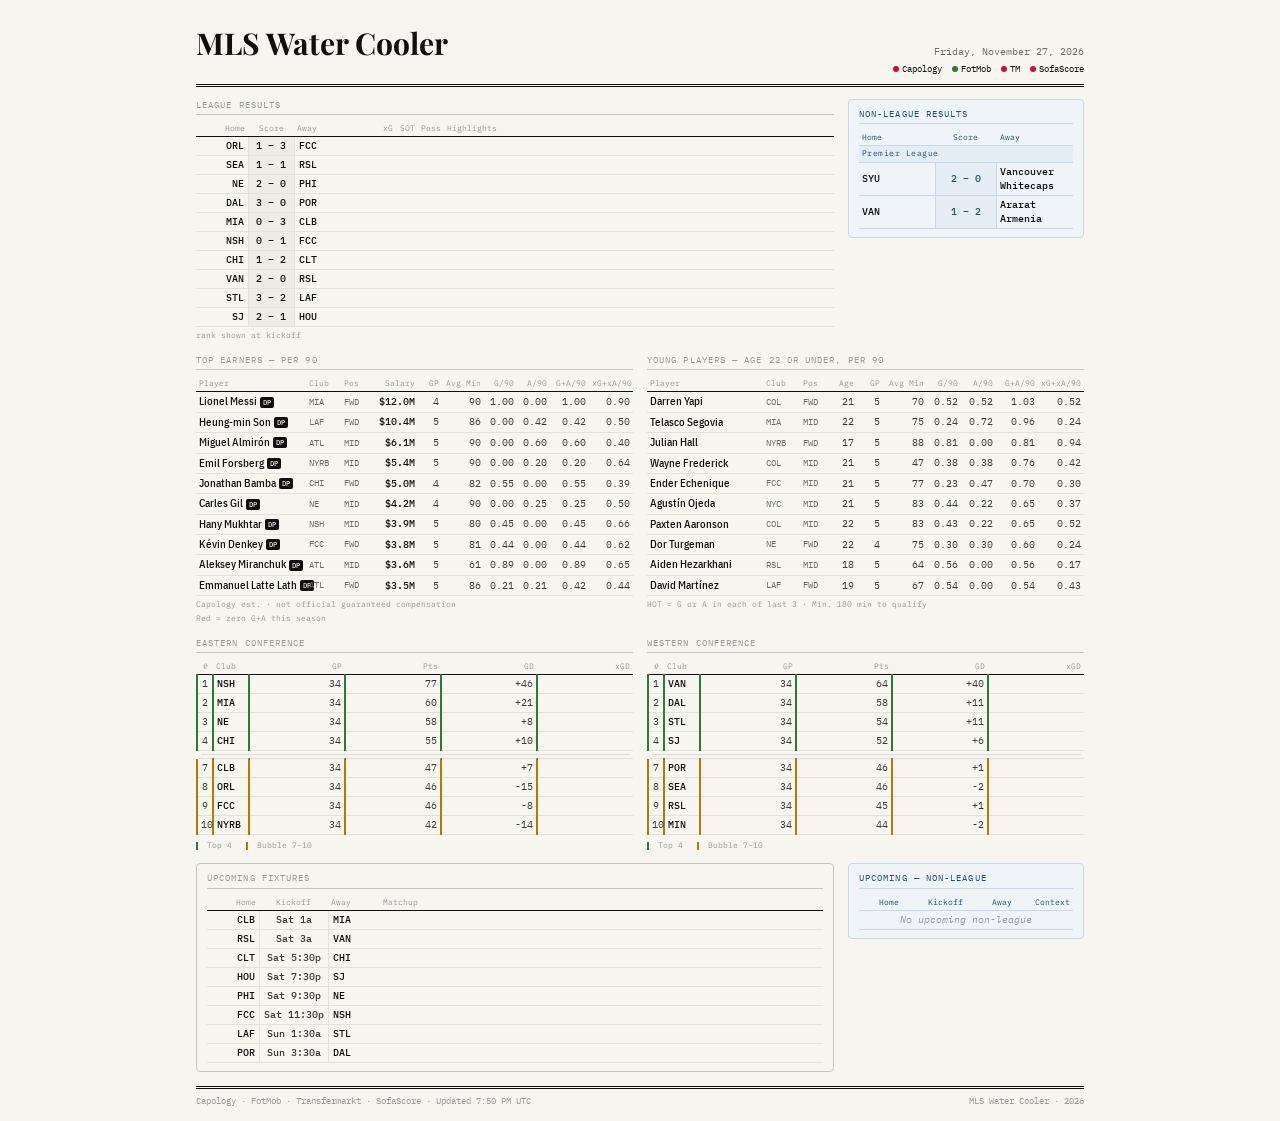
<file: site/index.html>
<!DOCTYPE html>
<html lang="en">
<head>
  <meta charset="UTF-8">
  <meta name="viewport" content="width=device-width, initial-scale=1.0">
  <title>MLS Water Cooler</title>
  <link rel="stylesheet" href="style.css">
</head>
<body>
  <a class="skip-link" href="#main">Skip to content</a>

  <div class="wrap" id="main">

    <!-- Masthead -->
    <header class="masthead">
      <div class="mast-inner">
        <div class="site-name">MLS Water Cooler</div>
        <div>
          <span class="mast-date" id="mast-date"></span>
          <div class="dots" id="source-dots" role="status"></div>
        </div>
      </div>
    </header>

    <!-- ══ BAND 1: League results | Non-league results ══ -->
    <section class="band1" aria-label="Match results">
      <div>
        <div class="sec-label" id="league-label">League results</div>
        <table class="rt">
          <thead><tr>
            <th scope="col" style="text-align:right;width:18px"></th>
            <th scope="col" style="text-align:right;width:34px">Home</th>
            <th scope="col" style="text-align:center;width:46px">Score</th>
            <th scope="col" style="text-align:left;width:34px">Away</th>
            <th scope="col" style="text-align:left;width:18px"></th>
            <th scope="col" style="text-align:right;width:50px">xG</th>
            <th scope="col" style="text-align:right;width:22px">SOT</th>
            <th scope="col" style="text-align:right;width:26px">Poss</th>
            <th scope="col" style="text-align:left">Highlights</th>
          </tr></thead>
          <tbody id="league-results-body"></tbody>
        </table>
        <div class="note">rank shown at kickoff</div>
      </div>

      <div class="nl-wrap">
        <div class="sec-label-nl">Non-League results</div>
        <table class="nl">
          <thead><tr>
            <th scope="col" style="width:35%">Home</th>
            <th scope="col" class="c" style="width:28%">Score</th>
            <th scope="col" style="width:35%">Away</th>
          </tr></thead>
          <tbody id="non-league-results-body"></tbody>
        </table>
      </div>
    </section>

    <!-- ══ BAND 2: Top earners | Young players ══ -->
    <section class="band2" aria-label="Player performance">
      <div>
        <div class="sec-label">Top earners — per 90</div>
        <table class="pt">
          <thead><tr>
            <th scope="col" class="tl" style="width:100px">Player</th>
            <th scope="col" class="tl" style="width:32px">Club</th>
            <th scope="col" class="tl" style="width:28px">Pos</th>
            <th scope="col" style="width:42px">Salary</th>
            <th scope="col" style="width:22px">GP</th>
            <th scope="col" style="width:38px">Avg Min</th>
            <th scope="col" style="width:30px">G/90</th>
            <th scope="col" style="width:30px">A/90</th>
            <th scope="col" style="width:36px">G+A/90</th>
            <th scope="col" style="width:40px">xG+xA/90</th>
          </tr></thead>
          <tbody id="top-earners-body"></tbody>
        </table>
        <div class="note">Capology est. &middot; not official guaranteed compensation</div>
        <div class="note">Red = zero G+A this season</div>
      </div>

      <div>
        <div class="sec-label">Young players — age 22 or under, per 90</div>
        <table class="pt">
          <thead><tr>
            <th scope="col" class="tl" style="width:100px">Player</th>
            <th scope="col" class="tl" style="width:32px">Club</th>
            <th scope="col" class="tl" style="width:28px">Pos</th>
            <th scope="col" style="width:22px">Age</th>
            <th scope="col" style="width:22px">GP</th>
            <th scope="col" style="width:38px">Avg Min</th>
            <th scope="col" style="width:30px">G/90</th>
            <th scope="col" style="width:30px">A/90</th>
            <th scope="col" style="width:36px">G+A/90</th>
            <th scope="col" style="width:40px">xG+xA/90</th>
          </tr></thead>
          <tbody id="young-players-body"></tbody>
        </table>
        <div class="note">HOT = G or A in each of last 3 · Min. 180 min to qualify</div>
      </div>
    </section>

    <!-- ══ BAND 3: Standings E | W ══ -->
    <section class="band3" aria-label="Conference standings">
      <div>
        <div class="sec-label">Eastern Conference</div>
        <table class="st">
          <thead><tr>
            <th scope="col">#</th>
            <th scope="col">Club</th>
            <th scope="col">GP</th>
            <th scope="col">Pts</th>
            <th scope="col">GD</th>
            <th scope="col">xGD</th>
          </tr></thead>
          <tbody id="standings-east-body"></tbody>
        </table>
        <div class="leg">
          <span><span class="sw" style="border-left:2px solid var(--green);background:transparent"></span>Top 4</span>
          <span><span class="sw" style="border-left:2px solid var(--amber);background:transparent"></span>Bubble 7–10</span>
        </div>
      </div>

      <div>
        <div class="sec-label">Western Conference</div>
        <table class="st">
          <thead><tr>
            <th scope="col">#</th>
            <th scope="col">Club</th>
            <th scope="col">GP</th>
            <th scope="col">Pts</th>
            <th scope="col">GD</th>
            <th scope="col">xGD</th>
          </tr></thead>
          <tbody id="standings-west-body"></tbody>
        </table>
        <div class="leg">
          <span><span class="sw" style="border-left:2px solid var(--green);background:transparent"></span>Top 4</span>
          <span><span class="sw" style="border-left:2px solid var(--amber);background:transparent"></span>Bubble 7–10</span>
        </div>
      </div>
    </section>

    <!-- ══ BAND 4: Upcoming league | Non-league ══ -->
    <section class="band4" aria-label="Upcoming fixtures">
      <div class="up-wrap">
        <div class="sec-label" id="upcoming-label">Upcoming fixtures</div>
        <table class="ut">
          <thead><tr>
            <th scope="col" style="text-align:right;width:18px"></th>
            <th scope="col" style="text-align:right;width:34px">Home</th>
            <th scope="col" style="text-align:center;width:58px">Kickoff</th>
            <th scope="col" style="text-align:left;width:34px">Away</th>
            <th scope="col" style="text-align:left;width:18px"></th>
            <th scope="col" style="text-align:left">Matchup</th>
          </tr></thead>
          <tbody id="upcoming-league-body"></tbody>
        </table>
      </div>

      <div class="up-nl-wrap">
        <div class="sec-label-nl">Upcoming — Non-League</div>
        <table class="utnl">
          <thead><tr>
            <th scope="col" style="width:30%">Home</th>
            <th scope="col" style="text-align:center;width:26%">Kickoff</th>
            <th scope="col" style="width:30%">Away</th>
            <th scope="col">Context</th>
          </tr></thead>
          <tbody id="upcoming-non-league-body"></tbody>
        </table>
      </div>
    </section>

    <!-- Footer -->
    <footer class="footer">
      <span id="footer-sources">Capology · FotMob · Transfermarkt · SofaScore</span>
      <span>MLS Water Cooler · 2026</span>
    </footer>

  </div>

  <script src="app.js"></script>
</body>
</html>
</file>
<file: site/style.css>
@import url('https://fonts.googleapis.com/css2?family=IBM+Plex+Mono:wght@400;500&family=Playfair+Display:wght@700&family=IBM+Plex+Sans+Condensed:wght@400;500&display=swap');

*, *::before, *::after { box-sizing: border-box; margin: 0; padding: 0 }

:root {
  --ink:        #0f0f0f;
  --ink2:       #3a3a3a;
  --ink3:       #6b6b6b;
  --ink4:       #999;
  --paper:      #f7f5f0;
  --paper2:     #eeece7;
  --paper3:     #e4e1da;
  --rule:       #c8c5be;
  --red:        #C8102E;
  --red-light:  #fde8ec;
  --green:      #2a7a3b;
  --amber:      #b87800;
  --blue:       #1a4f8a;
  --blue-panel: #f0f4f9;
  --blue-rule:  #c8d8eb;
  --mono:       'IBM Plex Mono', monospace;
  --sans:       'IBM Plex Sans Condensed', sans-serif;
  --serif:      'Playfair Display', serif;
}

body {
  background: var(--paper);
  color: var(--ink);
  font-family: var(--sans);
  font-size: 13px;
  line-height: 1.4;
}

/* ── Skip link ─────────────────────────────────────────────── */
.skip-link {
  position: absolute;
  top: -40px;
  left: 0;
  background: var(--ink);
  color: var(--paper);
  padding: 4px 8px;
  font-family: var(--mono);
  font-size: 10px;
  z-index: 100;
  text-decoration: none;
}
.skip-link:focus { top: 0 }

/* ── Wrap ──────────────────────────────────────────────────── */
.wrap { max-width: 920px; margin: 0 auto; padding: 12px 16px }

/* ── Masthead ──────────────────────────────────────────────── */
.masthead { border-bottom: 3px double var(--ink); padding: 10px 0 8px }
.mast-inner { display: flex; align-items: baseline; justify-content: space-between }
.site-name { font-family: var(--serif); font-size: 30px; font-weight: 700; color: var(--ink) }
.mast-date { font-family: var(--mono); font-size: 10px; color: var(--ink3); display: block; margin-bottom: 4px; text-align: right }
.dots { display: flex; gap: 10px; justify-content: flex-end }
.dot { font-family: var(--mono); font-size: 9px; display: flex; align-items: center; gap: 3px }
.dot::before { content: ''; width: 6px; height: 6px; border-radius: 50%; display: inline-block }
.dot.ok::before { background: var(--green) }
.dot.err::before { background: var(--red) }

/* ── Section labels ────────────────────────────────────────── */
.sec-label {
  font-family: var(--mono); font-size: 9px; letter-spacing: .12em;
  color: var(--ink4); text-transform: uppercase;
  border-bottom: 1px solid var(--rule); padding-bottom: 3px; margin-bottom: 6px;
}
.sec-label-nl {
  font-family: var(--mono); font-size: 9px; letter-spacing: .12em;
  color: var(--blue); text-transform: uppercase;
  border-bottom: 1px solid var(--blue-rule); padding-bottom: 3px; margin-bottom: 6px;
}
.note { font-family: var(--mono); font-size: 8px; color: var(--ink4); margin-top: 3px }

/* ── Data unavailable placeholder ──────────────────────────── */
.data-unavailable {
  font-family: var(--mono); font-size: 10px; color: var(--ink4);
  padding: 12px; text-align: center; font-style: italic;
}

/* ══ BAND 1: League results | Non-league results ══ */
.band1 { display: grid; grid-template-columns: 1fr 236px; gap: 14px; margin-top: 12px; align-items: start }

.rt { width: 100%; border-collapse: collapse; font-family: var(--mono); font-size: 10px }
.rt th { font-size: 8px; color: var(--ink4); font-weight: 400; padding: 2px 3px; border-bottom: 1px solid var(--ink); white-space: nowrap }
.rt td { padding: 2px 3px; border-bottom: 0.5px solid var(--paper3); vertical-align: middle; font-size: 10px; color: var(--ink2); white-space: nowrap }
.rt td.hr { text-align: right; font-size: 8px; color: var(--ink4); width: 18px; padding-right: 1px }
.rt td.hm { text-align: right; font-weight: 500; color: var(--ink); width: 34px; padding-right: 4px }
.rt td.sc { text-align: center; font-weight: 500; color: var(--ink); width: 46px; border-left: 0.5px solid var(--paper3); border-right: 0.5px solid var(--paper3); padding: 2px 4px; background: var(--paper2) }
.rt td.aw { text-align: left; font-weight: 500; color: var(--ink); width: 34px; padding-left: 4px }
.rt td.ar { text-align: left; font-size: 8px; color: var(--ink4); width: 18px; padding-left: 1px }
.rt td.xg { color: var(--ink3); text-align: right; width: 50px }
.rt td.sot { color: var(--ink3); text-align: right; width: 22px }
.rt td.ps { color: var(--ink3); text-align: right; width: 26px }
.rt td.hl { color: var(--ink3); font-size: 9px; text-align: left; overflow: hidden; text-overflow: clip }
.rt tr.ledger td { border-top: 1px solid var(--rule) }

/* ── Non-league panel ──────────────────────────────────────── */
.nl-wrap { background: var(--blue-panel); border: 0.5px solid var(--blue-rule); border-radius: 4px; padding: 8px 10px }
.nl { width: 100%; border-collapse: collapse; font-family: var(--mono); font-size: 10px }
.nl th { font-size: 8px; color: var(--blue); font-weight: 400; padding: 2px 3px; border-bottom: 1px solid var(--blue-rule); text-align: left; white-space: nowrap }
.nl th.c { text-align: center }
.nl td { padding: 2px 3px; border-bottom: 0.5px solid var(--blue-rule); vertical-align: middle; font-size: 10px }
.nl td.tm { font-weight: 500; color: var(--ink) }
.nl td.sc { font-weight: 500; color: var(--blue); text-align: center; background: #e6edf5; padding: 2px 4px; border-left: 0.5px solid var(--blue-rule); border-right: 0.5px solid var(--blue-rule) }
.nl td.ag { font-size: 8px; color: var(--blue); text-align: center; padding: 1px 3px 3px; border-bottom: 1px solid var(--blue-rule) }
.nl .sh td { background: #e4ecf5; font-size: 8px; color: var(--blue); letter-spacing: .06em; padding: 2px 3px; border-bottom: 0.5px solid var(--blue-rule) }

/* ══ BAND 2: Top earners | Young players ══ */
.band2 { display: grid; grid-template-columns: 1fr 1fr; gap: 14px; margin-top: 12px; align-items: start }

.pt { width: 100%; border-collapse: collapse; font-family: var(--mono); font-size: 10px; table-layout: fixed }
.pt th { font-size: 8px; color: var(--ink4); font-weight: 400; padding: 2px 3px; border-bottom: 1px solid var(--ink); text-align: right; white-space: nowrap }
.pt th.tl { text-align: left }
.pt td { padding: 2px 3px; border-bottom: 0.5px solid var(--paper3); text-align: right; color: var(--ink2); font-size: 10px; white-space: nowrap }
.pt td.nm { text-align: left; font-family: var(--sans); font-weight: 500; font-size: 11px; color: var(--ink) }
.pt td.cl { text-align: left; font-size: 9px; color: var(--ink3) }
.pt td.po { text-align: left; font-size: 9px; color: var(--ink3) }
.pt tr.under td { background: var(--red-light) }
.pt tr.ledger td { border-top: 1px solid var(--rule) }
.dp-b { background: var(--ink); color: var(--paper); font-size: 7px; padding: 1px 3px; border-radius: 2px; margin-left: 3px; font-family: var(--mono); vertical-align: middle }
.pt td.sal { font-weight: 500; color: var(--ink) }
.hot-b { background: var(--red); color: #fff; font-size: 7px; padding: 1px 4px; border-radius: 2px; margin-left: 3px; font-family: var(--mono); vertical-align: middle }

/* ══ BAND 3: Standings E | W ══ */
.band3 { display: grid; grid-template-columns: 1fr 1fr; gap: 14px; margin-top: 12px; align-items: start }

.st { width: 100%; border-collapse: collapse; font-family: var(--mono); font-size: 10px; table-layout: fixed }
.st th { font-size: 8px; color: var(--ink4); font-weight: 400; padding: 2px 3px; border-bottom: 1px solid var(--ink); text-align: right; white-space: nowrap }
.st th:first-child { text-align: center; width: 16px }
.st th:nth-child(2) { text-align: left; width: 36px }
.st td { padding: 2px 3px; text-align: right; border-bottom: 0.5px solid var(--paper3); color: var(--ink2); font-size: 10px }
.st td:first-child { text-align: center }
.st td:nth-child(2) { text-align: left; font-weight: 500; color: var(--ink) }
.st tr.po td { border-left: 2px solid var(--green) }
.st tr.bb td { border-left: 2px solid var(--amber) }
.st tr:not(.po):not(.bb) td { border-left: 2px solid transparent }
.xp { color: var(--green) }
.xn { color: var(--red) }
.po-sep { height: 0.5px; background: var(--rule); opacity: .5; margin: 1px 0 }
.leg { display: flex; gap: 14px; margin-top: 5px; font-family: var(--mono); font-size: 8px; color: var(--ink4) }
.leg span { display: flex; align-items: center; gap: 3px }
.sw { width: 8px; height: 8px; display: inline-block }

/* ══ BAND 4: Upcoming league | Non-league ══ */
.band4 { display: grid; grid-template-columns: 1fr 236px; gap: 14px; margin-top: 12px; align-items: start }

.up-wrap { border: 0.5px solid var(--rule); border-radius: 4px; padding: 8px 10px; background: var(--paper) }
.up-nl-wrap { background: var(--blue-panel); border: 0.5px solid var(--blue-rule); border-radius: 4px; padding: 8px 10px }

.ut { width: 100%; border-collapse: collapse; font-family: var(--mono); font-size: 10px }
.ut th { font-size: 8px; color: var(--ink4); font-weight: 400; padding: 2px 3px; border-bottom: 1px solid var(--ink); white-space: nowrap }
.ut td { padding: 2px 3px; border-bottom: 0.5px solid var(--paper3); vertical-align: middle; font-size: 10px; color: var(--ink2) }
.ut td.hr { text-align: right; font-size: 8px; color: var(--ink4); width: 18px; padding-right: 1px }
.ut td.hm { text-align: right; font-weight: 500; color: var(--ink); width: 34px; padding-right: 4px }
.ut td.sc { text-align: center; color: var(--ink2); font-weight: 500; width: 54px; border-left: 0.5px solid var(--paper3); border-right: 0.5px solid var(--paper3); padding: 2px 4px; white-space: nowrap }
.ut td.aw { text-align: left; font-weight: 500; color: var(--ink); width: 34px; padding-left: 4px }
.ut td.ar { text-align: left; font-size: 8px; color: var(--ink4); width: 18px; padding-left: 1px }
.ut td.hl { font-family: var(--mono); font-style: italic; font-size: 9px; color: var(--ink3); white-space: normal; line-height: 1.3 }

.utnl { width: 100%; border-collapse: collapse; font-family: var(--mono); font-size: 10px }
.utnl th { font-size: 8px; color: var(--blue); font-weight: 400; padding: 2px 3px; border-bottom: 1px solid var(--blue-rule); white-space: nowrap }
.utnl td { padding: 2px 3px; border-bottom: 0.5px solid var(--blue-rule); vertical-align: middle; font-size: 10px }
.utnl td.tm { font-weight: 500; color: var(--ink) }
.utnl td.sc { text-align: center; color: var(--blue); font-weight: 500; border-left: 0.5px solid var(--blue-rule); border-right: 0.5px solid var(--blue-rule); background: #e6edf5; padding: 2px 4px }
.utnl td.cx { font-size: 9px; color: var(--ink3); font-style: italic }

/* ── Footer ────────────────────────────────────────────────── */
.footer { border-top: 3px double var(--ink); margin-top: 14px; padding: 6px 0 2px; display: flex; justify-content: space-between }
.footer span { font-family: var(--mono); font-size: 9px; color: var(--ink4) }

/* ══ Responsive ════════════════════════════════════════════════ */
@media (max-width: 900px) {
  .band1, .band4 { grid-template-columns: 1fr }
  .band2, .band3 { grid-template-columns: 1fr }
}

@media (max-width: 640px) {
  .wrap { padding: 8px 10px }
  .site-name { font-size: 22px }
  .mast-inner { flex-direction: column; gap: 4px }
  .mast-date { text-align: left }
  .dots { justify-content: flex-start }
}

/* ══ Print ═════════════════════════════════════════════════════ */
@media print {
  body { background: #fff; color: #000 }
  .wrap { max-width: 100%; padding: 0 }
  .dots { display: none }
  .skip-link { display: none }
  .band3 { page-break-before: always }
  :root {
    --paper: #fff; --paper2: #f5f5f5; --paper3: #eee;
    --rule: #ccc; --blue-panel: #f8f8ff; --blue-rule: #ddd;
  }
  @page { margin: 1cm }
  @top-center { content: "MLS Water Cooler" }
}
</file>
